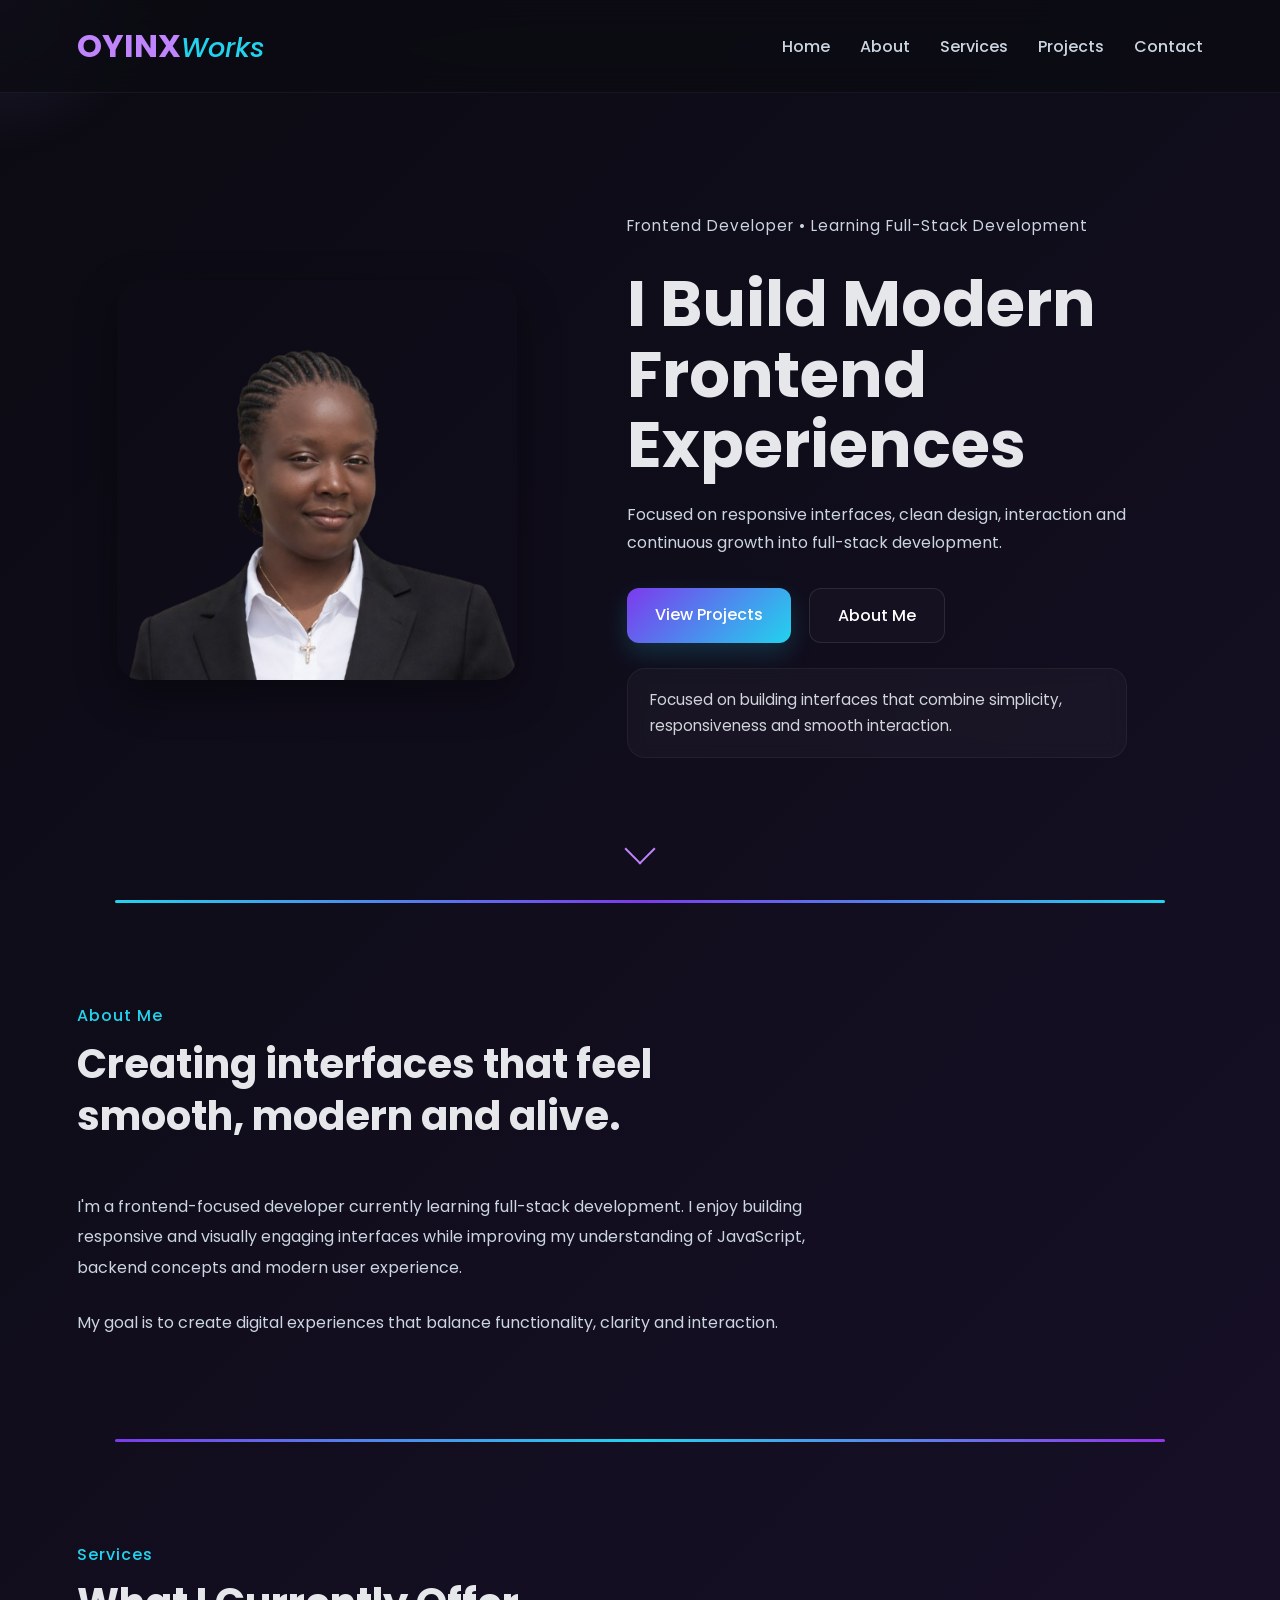
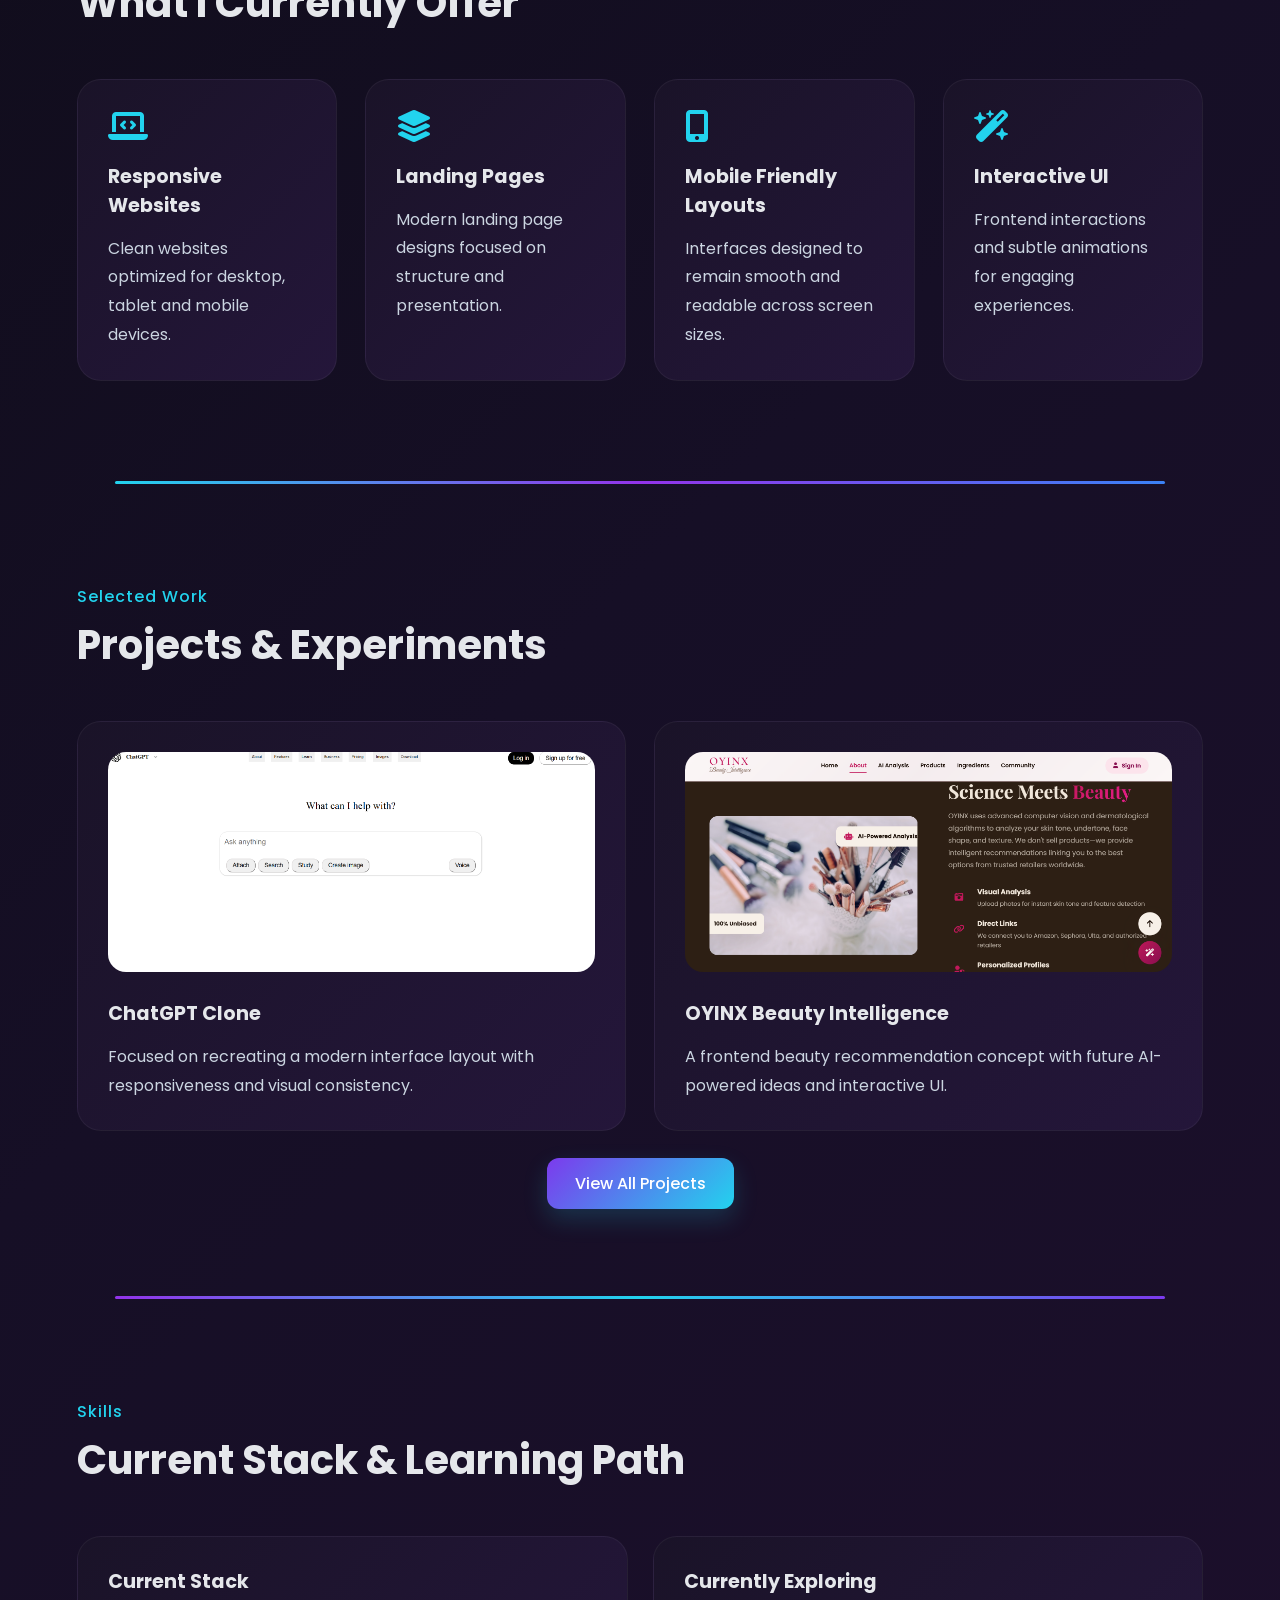
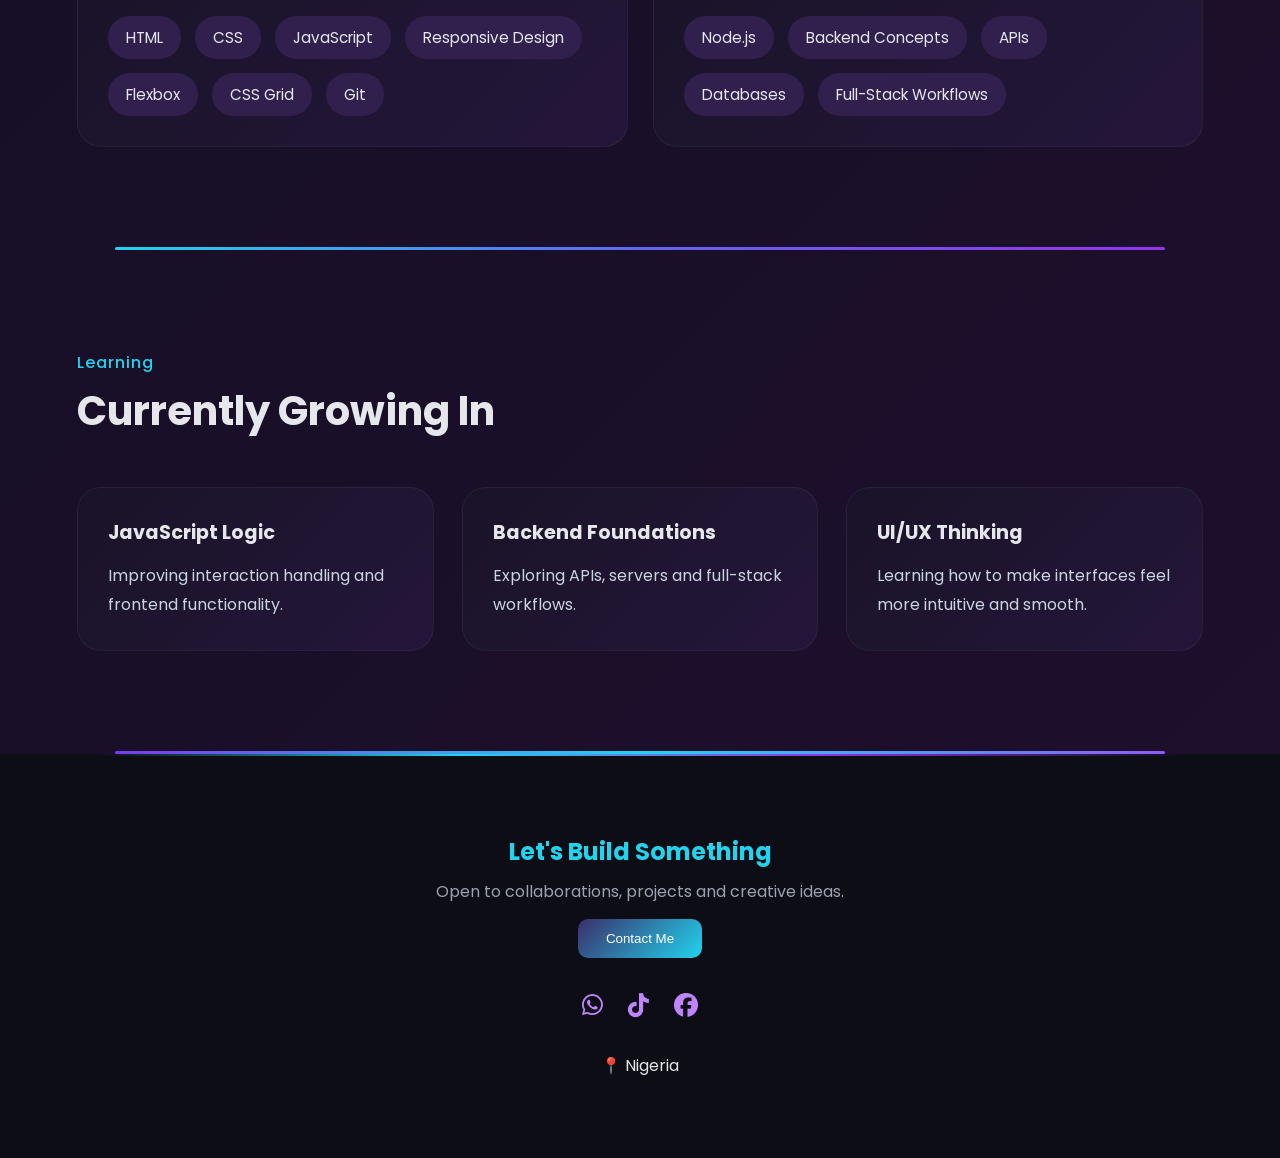
<file: index.html>
<!DOCTYPE html>
<html lang="en">
<head>

<meta charset="UTF-8">
<meta name="viewport" content="width=device-width, initial-scale=1.0">

<title>OYINX Works</title>

<link href="https://fonts.googleapis.com/css2?family=Poppins:wght@300;400;500;600;700&display=swap" rel="stylesheet">

<link rel="stylesheet" href="style.css">

<link rel="stylesheet" href="https://cdnjs.cloudflare.com/ajax/libs/font-awesome/6.5.0/css/all.min.css">

</head>

<body>

<div class="cursor-glow"></div>

<!-- NAVBAR -->

<nav class="navbar">

<h1 class="logo">
OYINX<span>Works</span>
</h1>

<div class="nav-links">

<a href="#">Home</a>
<a href="#about">About</a>
<a href="#services">Services</a>
<a href="#featured-work">Projects</a>
<a href="#footer">Contact</a>

</div>

<div class="hamburger">

<span></span>
<span></span>
<span></span>

</div>

</nav>

<!-- HERO -->

<section class="hero fade">

<div class="hero-content">

<img src="./mypicc.png" class="hero-img">

<div class="hero-text">

<p class="intro-tag">
Frontend Developer • Learning Full-Stack Development
</p>

<h2>
I Build Modern Frontend Experiences
</h2>

<p>
Focused on responsive interfaces, clean design,
interaction and continuous growth into full-stack development.
</p>

<div class="hero-buttons">

<a href="projects.html" class="primary-btn">
View Projects
</a>

<a href="#about" class="secondary-btn">
About Me
</a>

</div>

<div class="developer-note">

<p>
Focused on building interfaces that combine simplicity,
responsiveness and smooth interaction.
</p>

</div>

</div>

</div>

<div class="scroll-indicator">
<span></span>
</div>

</section>

<!-- SEPARATOR -->

<div class="gradient-separator separator-one fade"></div>

<!-- ABOUT -->

<section class="about fade" id="about">

<div class="section-heading">

<p>About Me</p>

<h2>
Creating interfaces that feel smooth,
modern and alive.
</h2>

</div>

<div class="about-content">

<p>
I'm a frontend-focused developer currently learning
full-stack development.

I enjoy building responsive and visually engaging
interfaces while improving my understanding of
JavaScript, backend concepts and modern user experience.
</p>

<p>
My goal is to create digital experiences that balance
functionality, clarity and interaction.
</p>

</div>

</section>

<!-- SEPARATOR -->

<div class="gradient-separator separator-two fade"></div>

<!-- SERVICES -->

<section class="services fade" id="services">

<div class="section-heading">

<p>Services</p>

<h2>
What I Currently Offer
</h2>

</div>

<div class="services-grid">

<div class="service-card">

<i class="fa-solid fa-laptop-code"></i>

<h3>Responsive Websites</h3>

<p>
Clean websites optimized for desktop,
tablet and mobile devices.
</p>

</div>

<div class="service-card">

<i class="fa-solid fa-layer-group"></i>

<h3>Landing Pages</h3>

<p>
Modern landing page designs focused
on structure and presentation.
</p>

</div>

<div class="service-card">

<i class="fa-solid fa-mobile-screen-button"></i>

<h3>Mobile Friendly Layouts</h3>

<p>
Interfaces designed to remain smooth
and readable across screen sizes.
</p>

</div>

<div class="service-card">

<i class="fa-solid fa-wand-magic-sparkles"></i>

<h3>Interactive UI</h3>

<p>
Frontend interactions and subtle
animations for engaging experiences.
</p>

</div>

</div>

</section>

<!-- SEPARATOR -->

<div class="gradient-separator separator-three fade"></div>

<!-- FEATURED PROJECTS -->

<section class="featured-projects fade" id="featured-work">

<div class="section-heading">

<p>Selected Work</p>

<h2>
Projects & Experiments
</h2>

</div>

<div class="featured-grid">

<div class="featured-card">

<img src="./chatgptscreenshot.png">

<h3>ChatGPT Clone</h3>

<p>
Focused on recreating a modern interface
layout with responsiveness and visual consistency.
</p>

</div>

<div class="featured-card">

<img src="./AI_Beauty_Web_img.png">

<h3>OYINX Beauty Intelligence</h3>

<p>
A frontend beauty recommendation concept
with future AI-powered ideas and interactive UI.
</p>

</div>

</div>

<div class="projects-button-wrap">

<a href="projects.html" class="primary-btn">
View All Projects
</a>

</div>

</section>

<!-- SEPARATOR -->

<div class="gradient-separator separator-four fade"></div>

<!-- SKILLS -->

<section class="skills fade">

<div class="section-heading">

<p>Skills</p>

<h2>
Current Stack & Learning Path
</h2>

</div>

<div class="skills-wrapper">

<div class="skills-box">

<h3>Current Stack</h3>

<div class="skill-tags">

<span>HTML</span>
<span>CSS</span>
<span>JavaScript</span>
<span>Responsive Design</span>
<span>Flexbox</span>
<span>CSS Grid</span>
<span>Git</span>

</div>

</div>

<div class="skills-box">

<h3>Currently Exploring</h3>

<div class="skill-tags">

<span>Node.js</span>
<span>Backend Concepts</span>
<span>APIs</span>
<span>Databases</span>
<span>Full-Stack Workflows</span>

</div>

</div>

</div>

</section>

<!-- SEPARATOR -->

<div class="gradient-separator separator-five fade"></div>

<!-- LEARNING -->

<section class="learning fade">

<div class="section-heading">

<p>Learning</p>

<h2>
Currently Growing In
</h2>

</div>

<div class="learning-grid">

<div class="learn-card">

<h3>JavaScript Logic</h3>

<p>
Improving interaction handling and
frontend functionality.
</p>

</div>

<div class="learn-card">

<h3>Backend Foundations</h3>

<p>
Exploring APIs, servers and
full-stack workflows.
</p>

</div>

<div class="learn-card">

<h3>UI/UX Thinking</h3>

<p>
Learning how to make interfaces feel
more intuitive and smooth.
</p>

</div>

</div>

</section>

<!-- SEPARATOR -->

<div class="gradient-separator separator-six fade"></div>

<!-- FOOTER -->

<footer class="footer fade" id="footer">

  <div class="footer-top">
    <h2>Let's Build Something</h2>
    <p>Open to collaborations, projects and creative ideas.</p>
    <button class="btn" onclick="location.href='mailto:oyinolaosebikan11@gmail.com?subject=Contact from my website'">Contact Me</button>
  </div>

<div class="footer-socials">

<a href="https://wa.me/2348140310839">
<i class="fab fa-whatsapp"></i>
</a>

<a href="https://www.tiktok.com/@o.y.i.n.1234?_r=1&_t=ZS-95DHIdV9Cs9">
<i class="fab fa-tiktok"></i>
</a>

<a href="https://www.facebook.com/profile.php?id=100095424665998">
<i class="fab fa-facebook"></i>
</a>

</div>

<p class="location">
📍 Nigeria
</p>

</footer>

<script src="script.js">

// const hamburger = document.querySelector('.hamburger');
// const navLinks = document.querySelector('.nav-links');

// hamburger.onclick = () => {
// navLinks.classList.toggle('active');
// };

// const glow = document.querySelector('.cursor-glow');

// document.addEventListener('mousemove', e => {

// glow.style.left = e.clientX + 'px';
// glow.style.top = e.clientY + 'px';

// });

// const observer = new IntersectionObserver(entries => {

// entries.forEach(entry => {

// if(entry.isIntersecting){
// entry.target.classList.add('show');
// }

// });

// },{threshold:0.15});

// document.querySelectorAll('.fade').forEach(el => {
// observer.observe(el);
// });

// const navbar = document.querySelector('.navbar');

// window.addEventListener('scroll', () => {

// if(window.scrollY > 50){
// navbar.classList.add('scrolled');
// }else{
// navbar.classList.remove('scrolled');
// }

// });

</script>

</body>
</html>
</file>
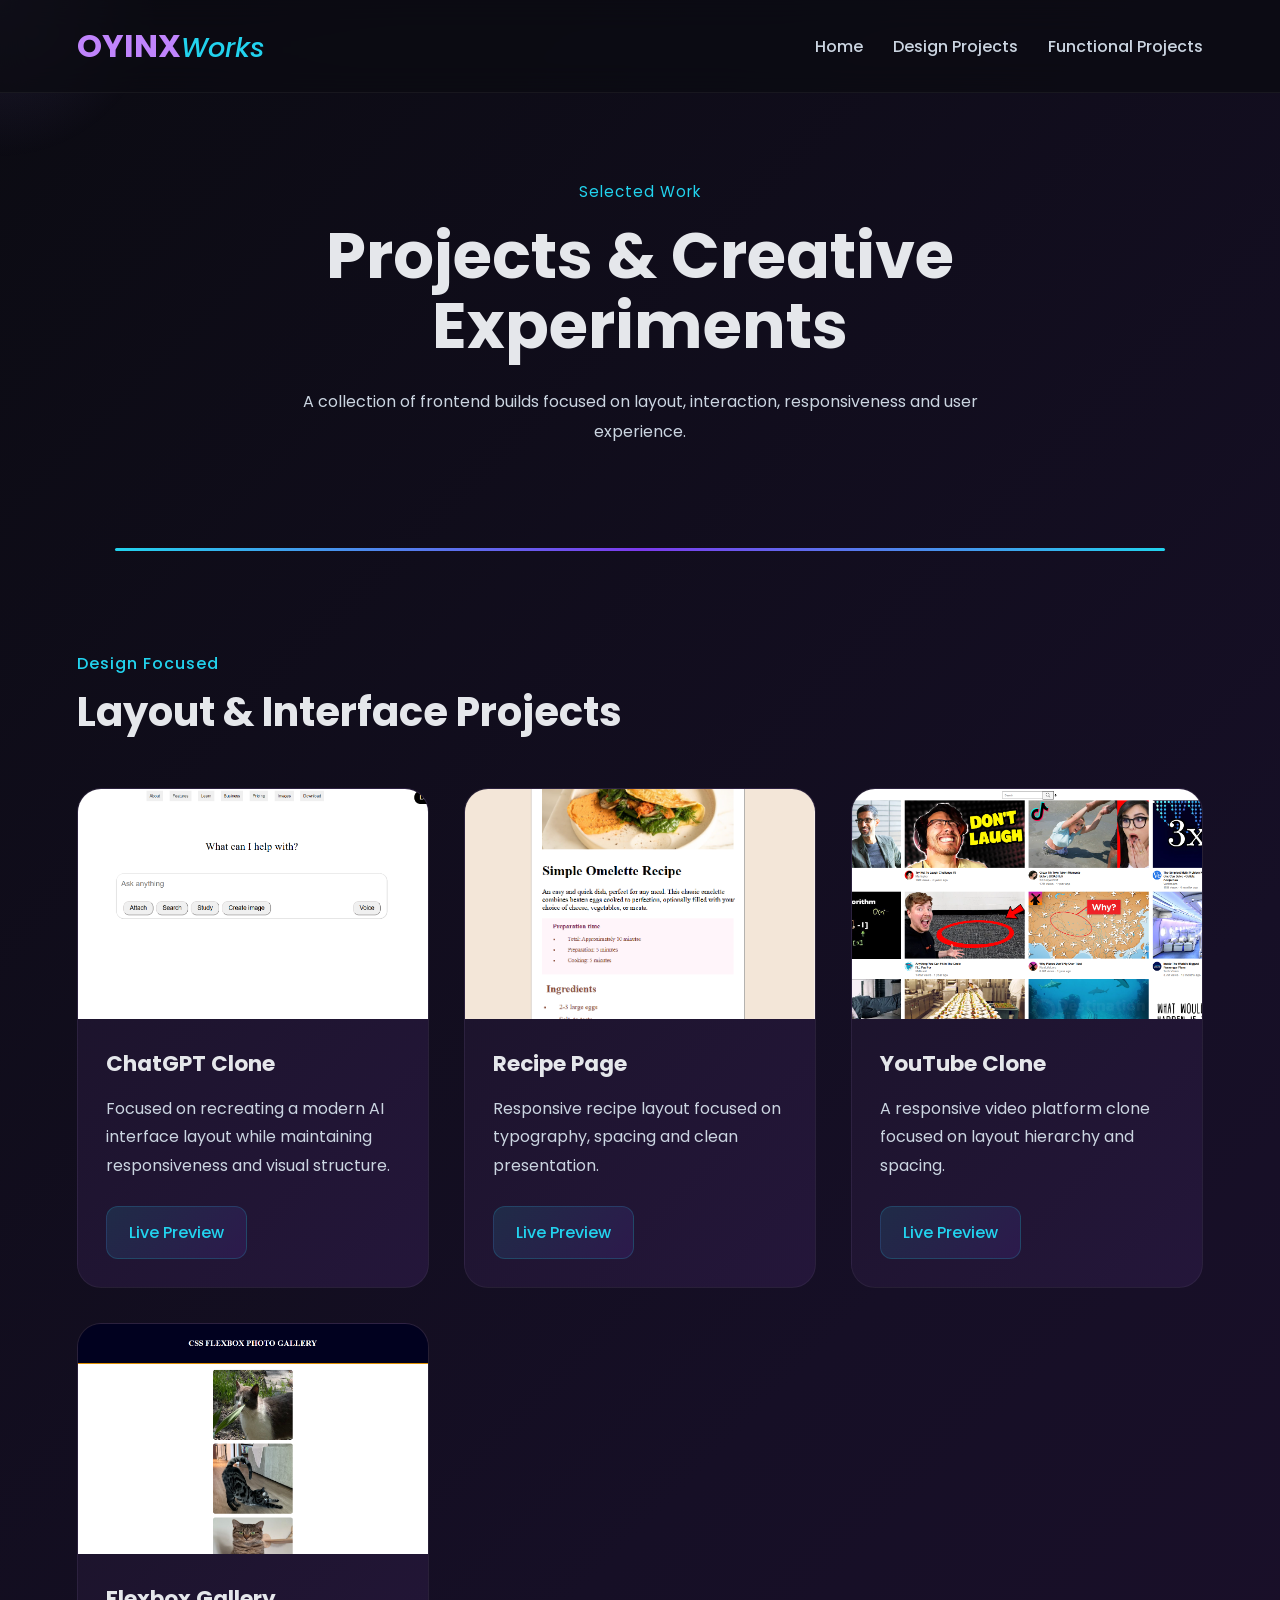
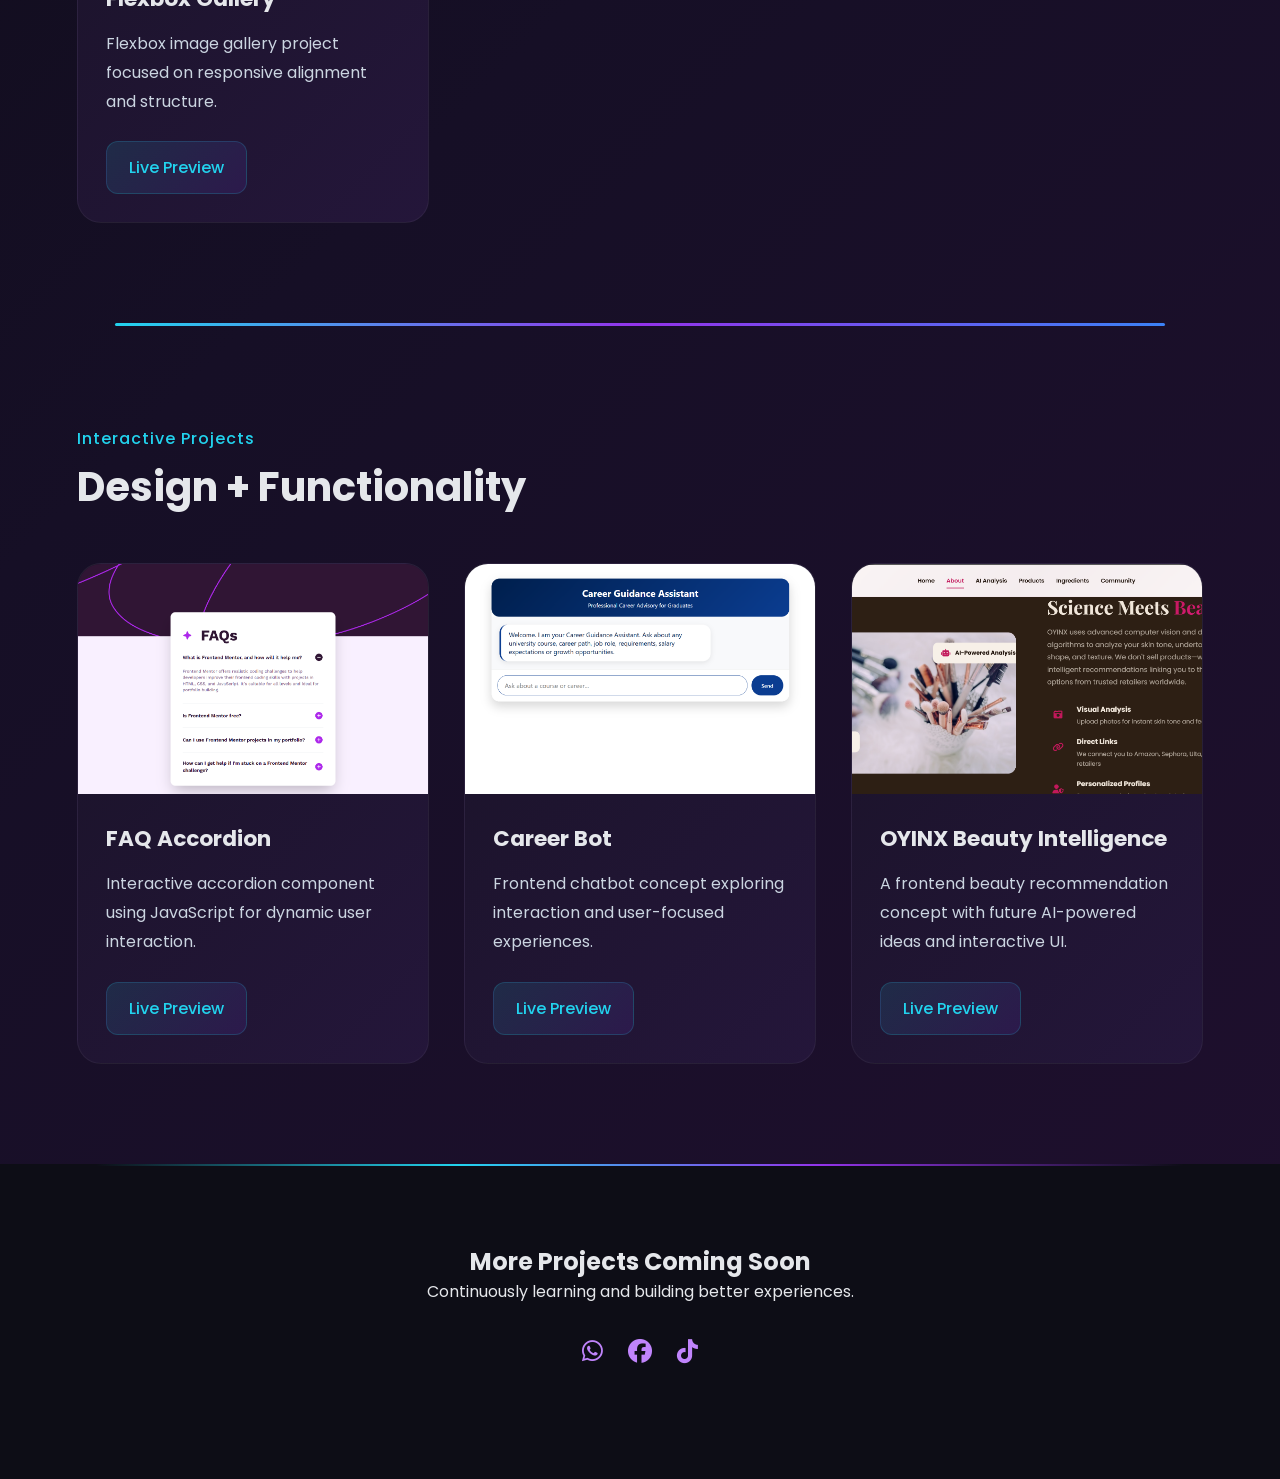
<file: projects.html>
<!DOCTYPE html>
<html lang="en">

<head>

<meta charset="UTF-8">
<meta name="viewport" content="width=device-width, initial-scale=1.0">

<title>Projects • OYINX Works</title>

<link href="https://fonts.googleapis.com/css2?family=Poppins:wght@300;400;500;600;700&display=swap" rel="stylesheet">

<link rel="stylesheet" href="style.css">

<link rel="stylesheet" href="https://cdnjs.cloudflare.com/ajax/libs/font-awesome/6.5.0/css/all.min.css">

</head>

<body>

<div class="cursor-glow"></div>

<!-- NAVBAR -->

<nav class="navbar">

<h1 class="logo">
OYINX<span>Works</span>
</h1>

<div class="nav-links">

<a href="index.html">Home</a>
<a href="#design-section">Design Projects</a>
<a href="#functional-section">Functional Projects</a>

</div>

<div class="hamburger">

<span></span>
<span></span>
<span></span>

</div>

</nav>

<!-- HERO -->

<section class="projects-hero fade">

<p class="projects-tag">
Selected Work
</p>

<h1>
Projects & Creative Experiments
</h1>

<p class="projects-subtext">

A collection of frontend builds focused on layout,
interaction, responsiveness and user experience.

</p>

</section>

<!-- SEPARATOR -->

<div class="gradient-separator separator-one fade"></div>

<!-- DESIGN PROJECTS -->

<section class="projects-section fade" id="design-section">

<div class="section-heading">

<p>Design Focused</p>

<h2>
Layout & Interface Projects
</h2>

</div>

<div class="projects-grid" id="design-projects">

</div>

</section>

<!-- SEPARATOR -->

<div class="gradient-separator separator-three fade"></div>

<!-- FUNCTIONAL PROJECTS -->

<section class="projects-section fade" id="functional-section">

<div class="section-heading">

<p>Interactive Projects</p>

<h2>
Design + Functionality
</h2>

</div>

<div class="projects-grid" id="functional-projects">

</div>

</section>

<!-- FOOTER -->

<footer class="footer fade">

<h2>
More Projects Coming Soon
</h2>

<p>
Continuously learning and building better experiences.
</p>

<div class="footer-socials">

<a href="https://wa.me/2348140310839">
<i class="fab fa-whatsapp"></i>
</a>

<a href="https://www.facebook.com/profile.php?id=100095424665998">
<i class="fab fa-facebook"></i>
</a>

<a href="https://www.tiktok.com/@o.y.i.n.1234?_r=1&_t=ZS-95DHIdV9Cs9">
<i class="fab fa-tiktok"></i>
</a>

</div>

</footer>

<script src="projects.js"></script>

<script src="script.js"></script>

</body>
</html>
</file>
<file: style.css>
*{
margin:0;
padding:0;
box-sizing:border-box;
}

html{
scroll-behavior:smooth;
}

body{
font-family:'Poppins', sans-serif;
background:
linear-gradient(135deg,#0b0b12,#160f26,#1f0f2e);
color:#e5e7eb;
overflow-x:hidden;
position:relative;
}

/* CURSOR GLOW */

.cursor-glow{
position:fixed;
width:320px;
height:320px;
background:
radial-gradient(circle,
rgba(167,139,250,0.12),
transparent 70%);
pointer-events:none;
transform:translate(-50%,-50%);
z-index:999;
}

/* NAVBAR */

.navbar{
position:fixed;
top:0;
width:100%;
padding:22px 6%;
display:flex;
justify-content:space-between;
align-items:center;
background:rgba(11,11,18,0.75);
backdrop-filter:blur(15px);
z-index:1000;
border-bottom:1px solid rgba(255,255,255,0.05);
transition:0.3s;
}

.navbar.scrolled{
background:rgba(10,10,18,0.92);
box-shadow:0 10px 30px rgba(0,0,0,0.25);
}

.logo{
font-size:2rem;
font-weight:700;
color:#c084fc;
}

.logo span{
color:#22d3ee;
font-style:italic;
font-size:1.7rem;
font-weight:450;
}

.nav-links{
display:flex;
gap:30px;
}

.nav-links a{
text-decoration:none;
color:#cbd5e1;
font-weight:500;
transition:0.3s;
position:relative;
}

.nav-links a::after{
content:'';
position:absolute;
left:0;
bottom:-5px;
width:0%;
height:2px;
background:#22d3ee;
transition:0.3s;
}

.nav-links a:hover::after{
width:100%;
}

.nav-links a:hover{
color:#22d3ee;
}

/* HAMBURGER */

.hamburger{
display:none;
flex-direction:column;
gap:5px;
cursor:pointer;
}

.hamburger span{
width:25px;
height:3px;
background:white;
border-radius:20px;
}

/* HERO */

.hero{
min-height:100vh;
padding:140px 6% 80px;
display:flex;
align-items:center;
position:relative;
}

.hero-content{
display:flex;
align-items:center;
justify-content:center;
gap:110px;
width:100%;
padding-left:40px;
}

.hero-img{
width:400px;
max-width: 100%;
border-radius:24px;
box-shadow:
0 15px 40px rgba(0,0,0,0.4);
transition:0.4s;
}

.hero-img:hover{
transform:translateY(-6px);
}

.hero-text{
max-width:600px;
padding-top:10px;
}

.intro-tag{
color:#22d3ee;
margin-bottom:18px;
font-size:0.95rem;
letter-spacing:1px;
}

.hero-text h2{
font-size:4rem;
line-height:1.1;
margin-bottom:20px;
}

.hero-text p{
line-height:1.8;
color:#cbd5e1;
margin-bottom:30px;
}

/* BUTTONS */

.hero-buttons{
display:flex;
gap:18px;
flex-wrap:wrap;
}

.primary-btn,
.secondary-btn{
padding:14px 28px;
border-radius:12px;
text-decoration:none;
transition:0.3s;
font-weight:500;
}

.primary-btn{
background:
linear-gradient(135deg,#7c3aed,#22d3ee);
color:white;
box-shadow:
0 10px 25px rgba(34,211,238,0.18);
}

.secondary-btn{
border:1px solid rgba(255,255,255,0.1);
color:white;
background:rgba(255,255,255,0.02);
}

.primary-btn:hover,
.secondary-btn:hover{
transform:translateY(-4px);
}

/* DEVELOPER NOTE */

.developer-note{
margin-top:25px;
padding:18px 22px;
background:rgba(255,255,255,0.03);
border:1px solid rgba(255,255,255,0.05);
border-radius:18px;
max-width:500px;
backdrop-filter:blur(8px);
}

.developer-note p{
margin:0;
font-size:0.95rem;
line-height:1.7;
color:#d1d5db;
}

/* SCROLL INDICATOR */

.scroll-indicator{
position:absolute;
bottom:40px;
left:50%;
transform:translateX(-50%);
}

.scroll-indicator span{
display:block;
width:22px;
height:22px;
border-right:2px solid #c084fc;
border-bottom:2px solid #c084fc;
transform:rotate(45deg);
animation:bounce 1.5s infinite;
}

@keyframes bounce{

0%{
transform:rotate(45deg) translateY(0);
}

50%{
transform:rotate(45deg) translateY(10px);
}

100%{
transform:rotate(45deg) translateY(0);
}

}

/* SECTIONS */

section{
padding:100px 6%;
position:relative;
}

.section-heading{
margin-bottom:50px;
}

.section-heading p{
color:#22d3ee;
margin-bottom:10px;
font-weight:500;
letter-spacing:1px;
}

.section-heading h2{
font-size:2.5rem;
max-width:700px;
line-height:1.3;
}

/* GRADIENT SEPARATORS */

.gradient-separator{
width:82%;
height:3px;
margin:auto;
border-radius:999px;
opacity:0.85;
}

/* DIFFERENT BLENDS */

.separator-one{
background:
linear-gradient(
90deg,
#22d3ee,
#7c3aed,
#22d3ee
);
}

.separator-two{
background:
linear-gradient(
120deg,
#7c3aed,
#22d3ee,
#9333ea
);
}

.separator-three{
background:
linear-gradient(
70deg,
#22d3ee,
#9333ea,
#3b82f6
);
}

.separator-four{
background:
linear-gradient(
110deg,
#9333ea,
#22d3ee,
#7c3aed
);
}

.separator-five{
background:
linear-gradient(
85deg,
#22d3ee,
#6366f1,
#9333ea
);
}

.separator-six{
background:
linear-gradient(
140deg,
#7c3aed,
#22d3ee,
#8b5cf6
);
}

/* ABOUT */

.about-content{
max-width:800px;
display:flex;
flex-direction:column;
gap:25px;
line-height:1.9;
color:#cbd5e1;
}

/* GRID LAYOUTS */

.services-grid,
.featured-grid,
.learning-grid{
display:grid;
grid-template-columns:
repeat(auto-fit,minmax(260px,1fr));
gap:28px;
}

/* CARDS */

.service-card,
.featured-card,
.learn-card,
.skills-box{
background:
linear-gradient(
135deg,
#1a1328,
#24163a
);
padding:30px;
border-radius:24px;
border:1px solid rgba(255,255,255,0.05);
transition:0.35s;
position:relative;
overflow:hidden;
}

.service-card::before,
.featured-card::before,
.learn-card::before,
.skills-box::before{
content:'';
position:absolute;
top:0;
left:-100%;
width:100%;
height:100%;
background:
linear-gradient(
90deg,
transparent,
rgba(255,255,255,0.04),
transparent
);
transition:0.6s;
}

.service-card:hover::before,
.featured-card:hover::before,
.learn-card:hover::before,
.skills-box:hover::before{
left:100%;
}

.service-card:hover,
.featured-card:hover,
.learn-card:hover,
.skills-box:hover{
transform:translateY(-7px);
box-shadow:
0 10px 30px rgba(0,0,0,0.25);
}

.service-card i{
font-size:2rem;
margin-bottom:20px;
color:#22d3ee;
}

.service-card h3,
.featured-card h3,
.learn-card h3,
.skills-box h3{
margin-bottom:15px;
font-size:1.2rem;
}

.service-card p,
.featured-card p,
.learn-card p{
line-height:1.8;
color:#cbd5e1;
}

/* FEATURED */

.featured-card img{
width:100%;
height:220px;
object-fit:cover;
border-radius:18px;
margin-bottom:20px;
transition:0.4s;
}

.featured-card img:hover{
transform:scale(1.03);
}

/* SKILLS */

.skills-wrapper{
display:grid;
grid-template-columns:
repeat(auto-fit,minmax(300px,1fr));
gap:25px;
}

.skill-tags{
display:flex;
flex-wrap:wrap;
gap:14px;
margin-top:20px;
}

.skill-tags span{
padding:10px 18px;
background:#31204e;
border-radius:999px;
font-size:0.95rem;
transition:0.3s;
}

.skill-tags span:hover{
background:#22d3ee;
color:#0b0b12;
transform:translateY(-3px);
}

/* PROJECT BUTTON WRAP */

.projects-button-wrap{
margin-top:40px;
text-align:center;
}

/* FOOTER */

.footer{
text-align:center;
padding:80px 6%;
background:#0d0d16;
position:relative;
}

.footer::before{
content:'';
position:absolute;
top:0;
left:50%;
transform:translateX(-50%);
width:85%;
height:2px;
background:
linear-gradient(
90deg,
transparent,
#22d3ee,
#9333ea,
transparent
);
}

.footer-top h2{
color:#22d3ee;
margin-bottom:10px;
}

.footer-top p{
color:#9ca3af;
}

/* BUTTON */
.footer-top .btn{
margin-top:15px;
padding:12px 28px;
background:linear-gradient(135deg,#3a2f6b,#22d3ee);
border:none;
border-radius:10px;
color:white;
cursor:pointer;
transition:0.3s;
}

.footer-top .btn:hover{
transform:translateY(-3px);
box-shadow:0 8px 20px rgba(34,211,238,0.3);
}

.footer-socials{
display:flex;
justify-content:center;
gap:25px;
margin:30px 0;
}

.footer-socials a{
font-size:1.5rem;
color:#c084fc;
transition:0.3s;
}

.footer-socials a:hover{
color:#22d3ee;
transform:translateY(-4px);
filter:drop-shadow(0 0 8px #22d3ee);
}

.location{
margin-top:10px;
}

/* FADE */

.fade{
opacity:0;
transform:translateY(40px);
transition:0.8s ease;
}

.show{
opacity:1;
transform:translateY(0);
}

/* MOBILE MENU */

@keyframes menuFade{

from{
opacity:0;
transform:translateY(-10px);
}

to{
opacity:1;
transform:translateY(0);
}

}

/* PROJECTS PAGE HERO */

.projects-hero{
min-height:55vh;
padding:180px 6% 100px;
text-align:center;
display:flex;
flex-direction:column;
justify-content:center;
align-items:center;
}

.projects-tag{
color:#22d3ee;
letter-spacing:1px;
margin-bottom:18px;
font-size:0.95rem;
}

.projects-hero h1{
font-size:4rem;
max-width:850px;
line-height:1.1;
margin-bottom:25px;
}

.projects-subtext{
max-width:700px;
line-height:1.9;
color:#cbd5e1;
}

/* PROJECTS SECTION */

.projects-section{
padding:100px 6%;
}

/* PROJECTS GRID */

.projects-grid{
display:grid;
grid-template-columns:
repeat(auto-fit,minmax(320px,1fr));
gap:35px;
align-items:stretch;
}

/* PROJECT CARD */

.project-box{
background:
linear-gradient(
135deg,
#1a1328,
#24163a
);
border-radius:24px;
overflow:hidden;
border:1px solid rgba(255,255,255,0.05);
transition:0.4s;
display:flex;
flex-direction:column;
height:100%;
position:relative;
}

.project-box::before{
content:'';
position:absolute;
top:0;
left:-100%;
width:100%;
height:100%;
background:
linear-gradient(
90deg,
transparent,
rgba(255,255,255,0.04),
transparent
);
transition:0.6s;
}

.project-box:hover::before{
left:100%;
}

.project-box:hover{
transform:translateY(-8px);
box-shadow:
0 15px 40px rgba(0,0,0,0.28);
}

/* IMAGE */

.project-image-wrap{
overflow:hidden;
}

.project-image-wrap img{
width:100%;
height:230px;
object-fit:cover;
transition:0.5s;
display:block;
}

.project-box:hover img{
transform:scale(1.05);
}

/* CONTENT */

.project-content{
padding:28px;
display:flex;
flex-direction:column;
flex:1;
}

.project-content h3{
font-size:1.35rem;
margin-bottom:15px;
}

.project-content p{
line-height:1.8;
color:#cbd5e1;
margin-bottom:25px;
flex:1;
}

/* BUTTONS */

.project-actions{
margin-top:auto;
}

.project-actions a{
display:inline-flex;
align-items:center;
justify-content:center;
padding:13px 22px;
background:
linear-gradient(
135deg,
rgba(34,211,238,0.12),
rgba(124,58,237,0.12)
);
border:1px solid rgba(34,211,238,0.18);
color:#22d3ee;
text-decoration:none;
border-radius:12px;
transition:0.3s;
font-weight:500;
}

.project-actions a:hover{
background:#22d3ee;
color:#0b0b12;
transform:translateY(-3px);
}

/* RESPONSIVE */

@media(max-width:1100px){

.projects-grid{
grid-template-columns:
repeat(2,1fr);
}

}

@media(max-width:768px){

.projects-hero{
padding:150px 6% 90px;
}

.projects-hero h1{
font-size:2.8rem;
}

.projects-grid{
grid-template-columns:1fr;
}

.project-image-wrap img{
height:220px;
}

}

@media(max-width:480px){

.projects-hero h1{
font-size:2.2rem;
}

.project-content{
padding:24px;
}

.project-content h3{
font-size:1.2rem;
}

}

/* RESPONSIVE */

@media(max-width:900px){

.hero-content{
flex-direction:column;
text-align:center;
padding-left:0;
gap:50px;
}

.hero-text h2{
font-size:3rem;
}

.developer-note{
margin:auto;
margin-top:25px;
}

}

@media(max-width:768px){

.nav-links{
display:none;
}

.nav-links.active{
display:flex;
flex-direction:column;
position:absolute;
top:85px;
right:20px;
padding:24px;
background:rgba(26,19,40,0.95);
backdrop-filter:blur(12px);
border:1px solid rgba(255,255,255,0.05);
border-radius:18px;
gap:20px;
animation:menuFade 0.3s ease;
}

.hamburger{
display:flex;
}

.hero-buttons {
    display: flex;
    justify-content: center;
}

.hero-text h2{
font-size:2.5rem;
}

.section-heading h2{
font-size:2rem;
}

.hero-img{
width:220px;
}

.gradient-separator{
width:90%;
}

}
</file>
